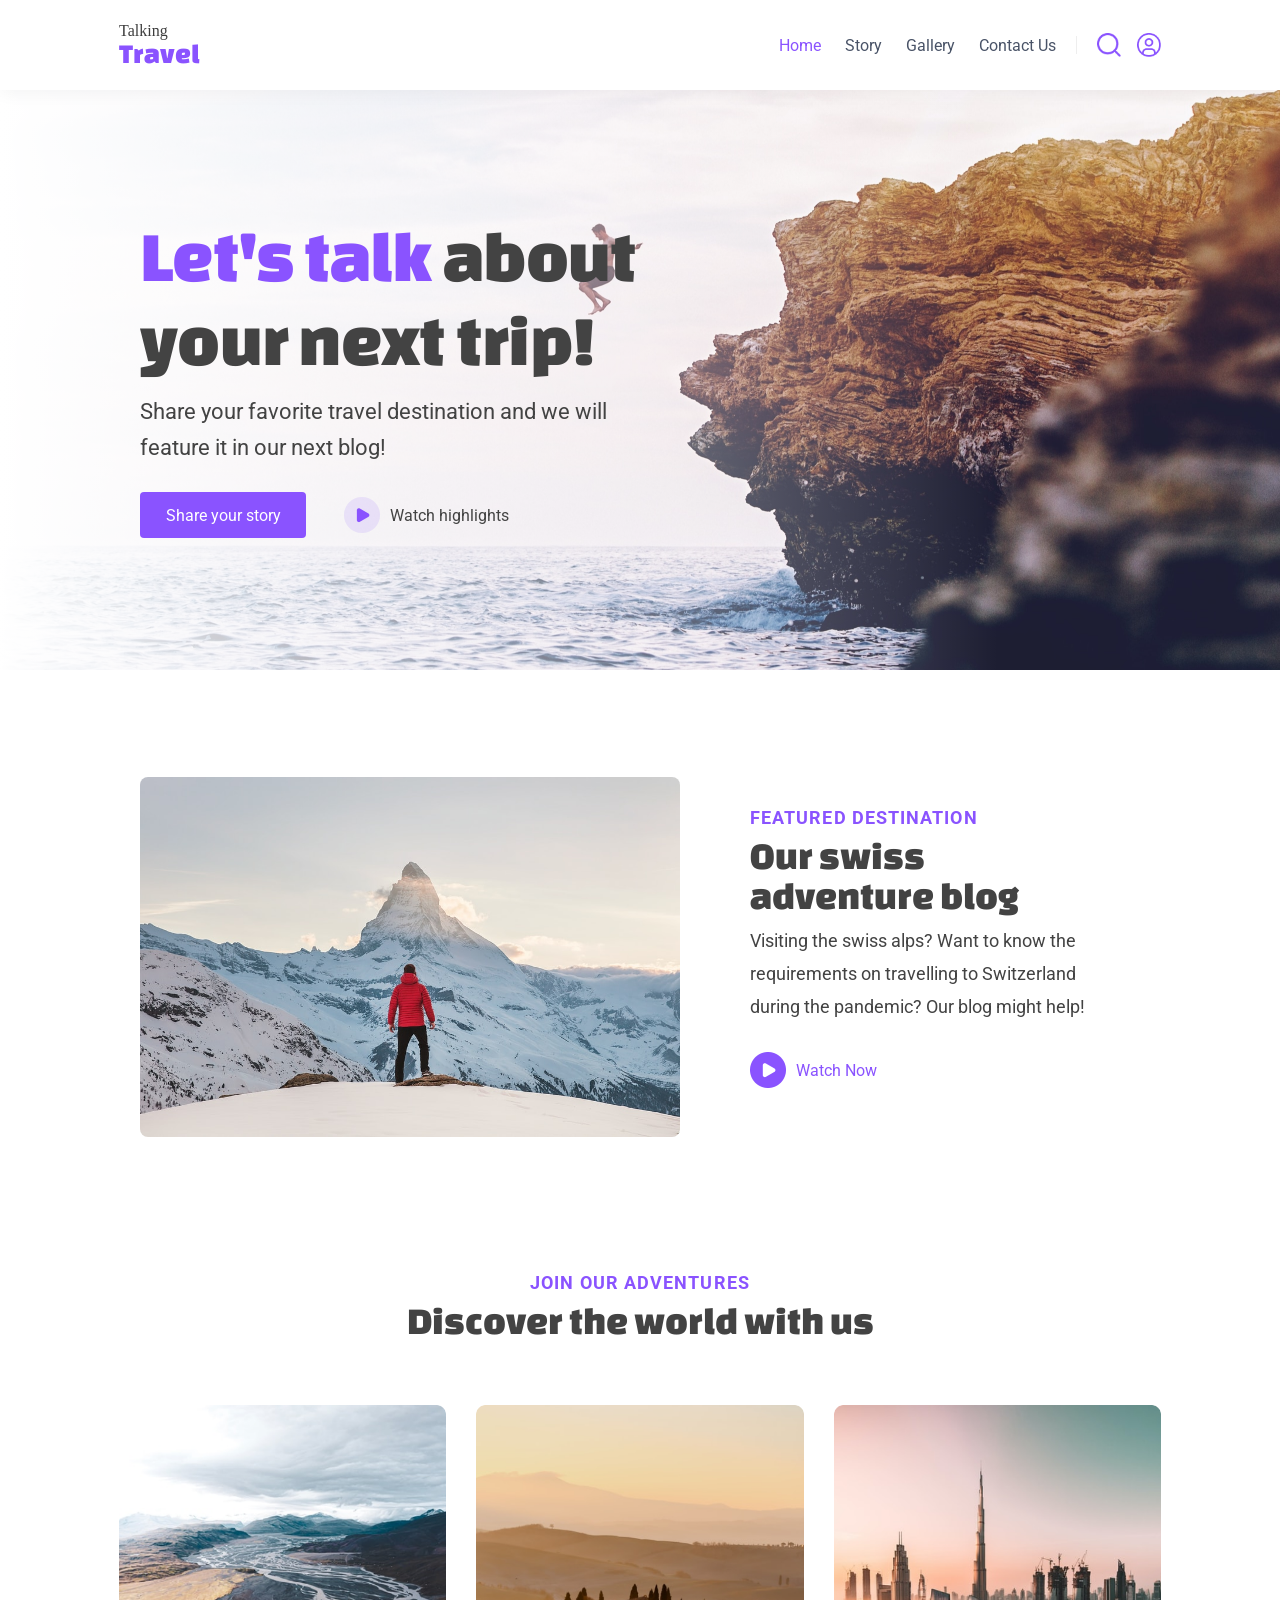
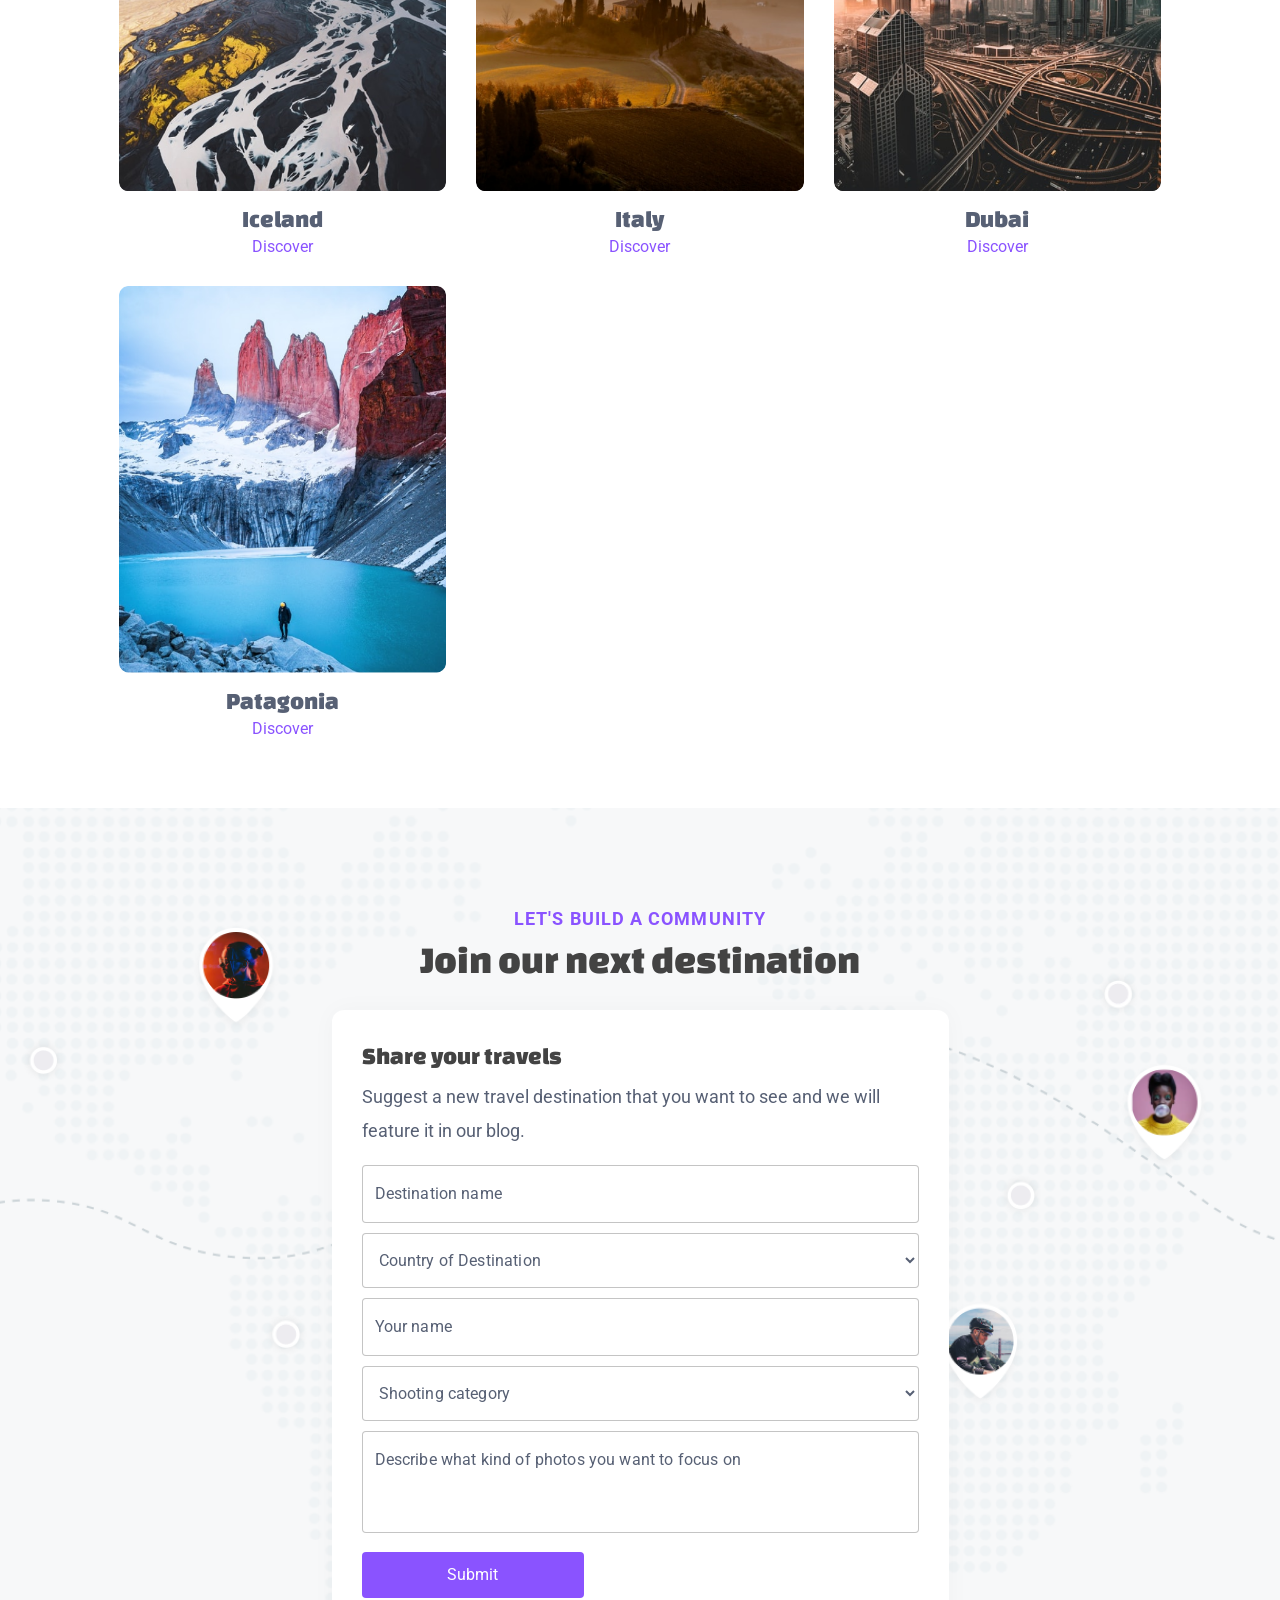
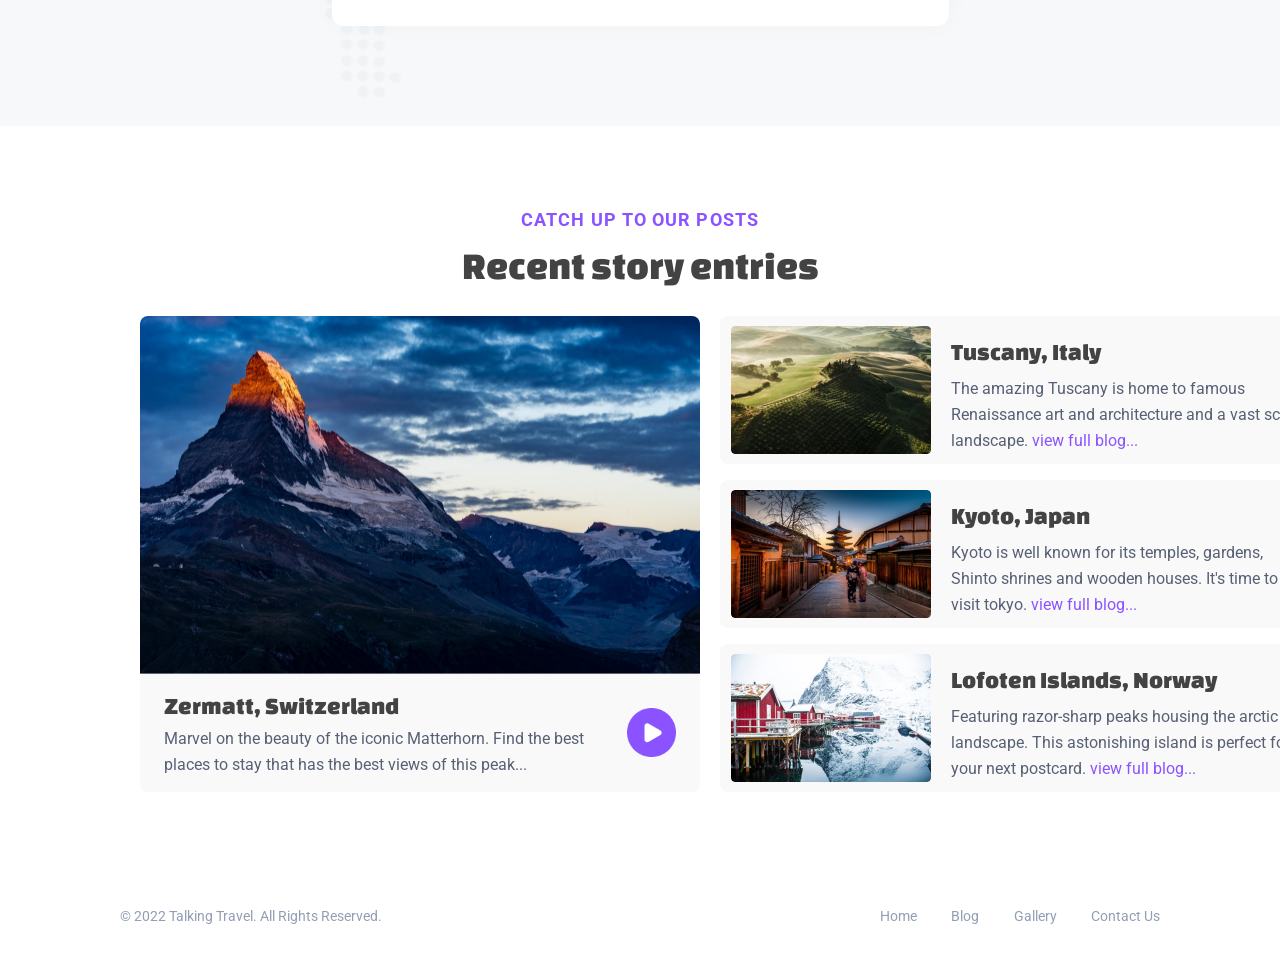
<file: index.html>
<!DOCTYPE html>
<html lang="ru">

    <head>
        <meta charset="utf-8">
        <meta name="viewport" content="width=device-width, initial-scale=1">
        <title>Talking Travel - сообщество путешественников</title>

        <link rel="preconnect" href="https://fonts.googleapis.com">
        <link rel="preconnect" href="https://fonts.gstatic.com" crossorigin>
        <link
            href="https://fonts.googleapis.com/css2?family=Changa+One:ital@0;1&family=Roboto:ital,wght@0,100..900;1,100..900&display=swap"
            rel="stylesheet">

        <link rel="stylesheet" href="./css/style.css">
    </head>

    <body>
        <!-- Хедер с отступами -->
        <header class="header">
            <!-- Логотип -->
            <a class="logo" href="./index.html">
                <span class="logo-top">Talking</span>
                <span class="logo-bottom">Travel</span>
            </a>

            <!-- Правая часть -->
            <div class="right-side">

                <!-- Меню -->
                <nav class="nav">
                    <a href="#" class="active">Home</a>
                    <a href="./story.html">Story</a>
                    <a href="#">Gallery</a>
                    <a href="#">Contact Us</a>
                </nav>

                <!-- Линия -->
                <div class="separator"></div>

                <!-- Иконки -->
                <div class="icons">
                    <img class="icon" src="img/Лупа.png">
                    <img class="icon" src="img/Профиль.png">
                </div>

            </div>
        </header>

        <section class="hero">
            <div class="hero-block">
                <h1 class="hero__title">
                    <span class="hero__title-accent">Let's talk</span> about<br>
                    your next trip!
                </h1>
                <p class="hero__description">Share your favorite travel destination and we will<br>
                    feature it in our next blog!</p>
                <div class="hero__actions">
                    <a class="button button--primary" href="#share">
                        Share your story</a>
                    <a class="button button--secondary" href="#video">
                        <img class="icon--video" src="img/Видео.png">
                        Watch highlights
                    </a>
                </div>
            </div>
        </section>

        <section class="featured">
            <div class="featured__inner">
                <div class="featured__media">
                    <img class="featured__image" src="./img/блог2.jpg" alt="Путешественник в горах">
                </div>

                <div class="featured__content">
                    <div class="featured__text">
                        <p class="eyebrow featured__eyebrow">FEATURED DESTINATION</p>
                        <h2 class="title featured__title">Our swiss adventure blog</h2>
                        <p class="featured__description">Visiting the swiss alps? Want to know the requirements on
                            travelling to Switzerland during the pandemic? Our blog might help!</p>
                    </div>

                    <div class="featured__button">
                        <a class="button button--icon" href="#watch">
                            <img class="featured__video" src="img/Video2.png"> Watch Now
                        </a>
                    </div>
                </div>
            </div>
        </section>

        <section class="discover">
            <div class="discover__inner">
                <div class="discover_header">
                    <p class="eyebrow discover__eyebrow">JOIN OUR ADVENTURES</p>
                    <h2 class="title featured__title">Discover the world with us</h2>
                </div>

                <ul class="discover__grid">
                    <li>
                        <article class="country-card">
                            <img class="country-card__image" src="./img/Iceland.png" alt="Пейзаж Исландии">
                            <h3 class="country-card__title">Iceland</h3>
                            <a class="country-card__link" href="#a">Discover</a>
                        </article>
                    </li>

                    <li>
                        <article class="country-card">
                            <img class="country-card__image" src="./img/Italy.png" alt="Пейзаж Италии">
                            <h3 class="country-card__title">Italy</h3>
                            <a class="country-card__link" href="#a">Discover</a>
                        </article>
                    </li>

                    <li>
                        <article class="country-card">
                            <img class="country-card__image" src="./img/Dubai.png" alt="Город Дубай">
                            <h3 class="country-card__title">Dubai</h3>
                            <a class="country-card__link" href="#a">Discover</a>
                        </article>
                    </li>

                    <li>
                        <article class="country-card">
                            <img class="country-card__image" src="./img/Patagonia.png" alt="Горы Патагонии">
                            <h3 class="country-card__title">Patagonia</h3>
                            <a class="country-card__link" href="#a">Discover</a>
                        </article>
                    </li>
                </ul>
            </div>
        </section>

        <section class="share">
            <div class="share__header">
                <p class="eyebrow share__eyebrow">LET'S BUILD A COMMUNITY</p>
                <h2 class="title share__title">Join our next destination</h2>
            </div>

            <div class="share__card">
                <h3 class="share__card-title">Share your travels</h3>
                <p class="share__card-text">Suggest a new travel destination that you want to see and we will feature it in
                    our blog.</p>

                <div class="share__form">
                    <label class="share__field">
                        <span class="visually-hidden">Destination name</span>
                        <input type="text" name="destination" placeholder="Destination name">
                    </label>

                    <label class="share__field">
                        <span class="visually-hidden">Country of Destination</span>
                        <select name="country">
                            <option value="">Country of Destination</option>
                            <option value="switzerland">Switzerland</option>
                            <option value="iceland">Iceland</option>
                            <option value="italy">Italy</option>
                        </select>
                    </label>

                    <label class="share__field">
                        <span class="visually-hidden">Your name</span>
                        <input type="text" name="name" placeholder="Your name">
                    </label>

                    <label class="share__field">
                        <span class="visually-hidden">Shooting category</span>
                        <select name="category">
                            <option value="">Shooting category</option>
                            <option value="landscape">Landscape</option>
                            <option value="portrait">Portrait</option>
                            <option value="city">City</option>
                        </select>
                    </label>

                    <label class="share__field">
                        <span class="visually-hidden">Description</span>
                        <textarea name="description"
                            placeholder="Describe what kind of photos you want to focus on"></textarea>
                    </label>

                    <button type="submit" class="button button--primary share__submit">Submit</button>
                </div>
            </div>
        </section>

        <section class="recent">
            <div class="recent__header">
                <p class="eyebrow recent__eyebrow">CATCH UP TO OUR POSTS</p>
                <h2 class="title recent__title">Recent story entries</h2>
            </div>

            <div class="recent__inner">
                <!-- Большая карточка слева -->
                <article class="recent__main">
                    <img class="recent__main-image" src="./img/Zermatt.png" alt="Zermatt, Switzerland">

                    <div class="recent__main-content">
                        <div class="recent__main-row">
                            <div class="recent__main-text-block">
                                <h3 class="recent__main-title">Zermatt, Switzerland</h3>
                                <p class="recent__main-text">Marvel on the beauty of the iconic Matterhorn. Find the best
                                    places to stay that has the best views of this peak...</p>
                            </div>
                            <a class="recent__play" href="#watch">
                                <img src="img/Video2.png" alt="Play">
                            </a>
                        </div>
                    </div>
                </article>

                <!-- Три маленькие карточки справа -->
                <div class="recent__list">
                    <article class="recent__item">
                        <img class="recent__item-image" src="./img/Tuscany.png" alt="Tuscany, Italy">
                        <div class="recent__item-content">
                            <h3 class="recent__item-title">Tuscany, Italy</h3>
                            <p class="recent__item-text">The amazing Tuscany is home to famous Renaissance art and
                                architecture and a vast scenic landscape. <a href="#Tuscany" class="recent__link">view full
                                    blog...</a></p>
                        </div>
                    </article>

                    <article class="recent__item">
                        <img class="recent__item-image" src="./img/Kyoto.png" alt="Kyoto, Japan">
                        <div class="recent__item-content">
                            <h3 class="recent__item-title">Kyoto, Japan</h3>
                            <p class="recent__item-text">Kyoto is well known for its temples, gardens, Shinto shrines and
                                wooden houses. It's time to visit tokyo. <a href="#Kyoto" class="recent__link">view full
                                    blog...</a></p>
                        </div>
                    </article>

                    <article class="recent__item">
                        <img class="recent__item-image" src="./img/Lofoten Islands.png" alt="Lofoten Islands, Norway">
                        <div class="recent__item-content">
                            <h3 class="recent__item-title">Lofoten Islands, Norway</h3>
                            <p class="recent__item-text">Featuring razor-sharp peaks housing the arctic landscape. This
                                astonishing island is perfect for your next postcard. <a href="#Lofoten" class="recent__link">view
                                    full blog...</a></p>
                        </div>
                    </article>
                </div>
            </div>
        </section>
    </body>

    <footer class="footer">
        <p class="footer__copyright">© 2022 Talking Travel. All Rights Reserved.</p>

        <nav class="footer__nav">
            <a href="#Home" class="footer__link">Home</a>
            <a href="#Blog" class="footer__link">Blog</a>
            <a href="#Gallery" class="footer__link">Gallery</a>
            <a href="#Contact Us" class="footer__link">Contact Us</a>
        </nav>
    </footer>

</html>
</file>
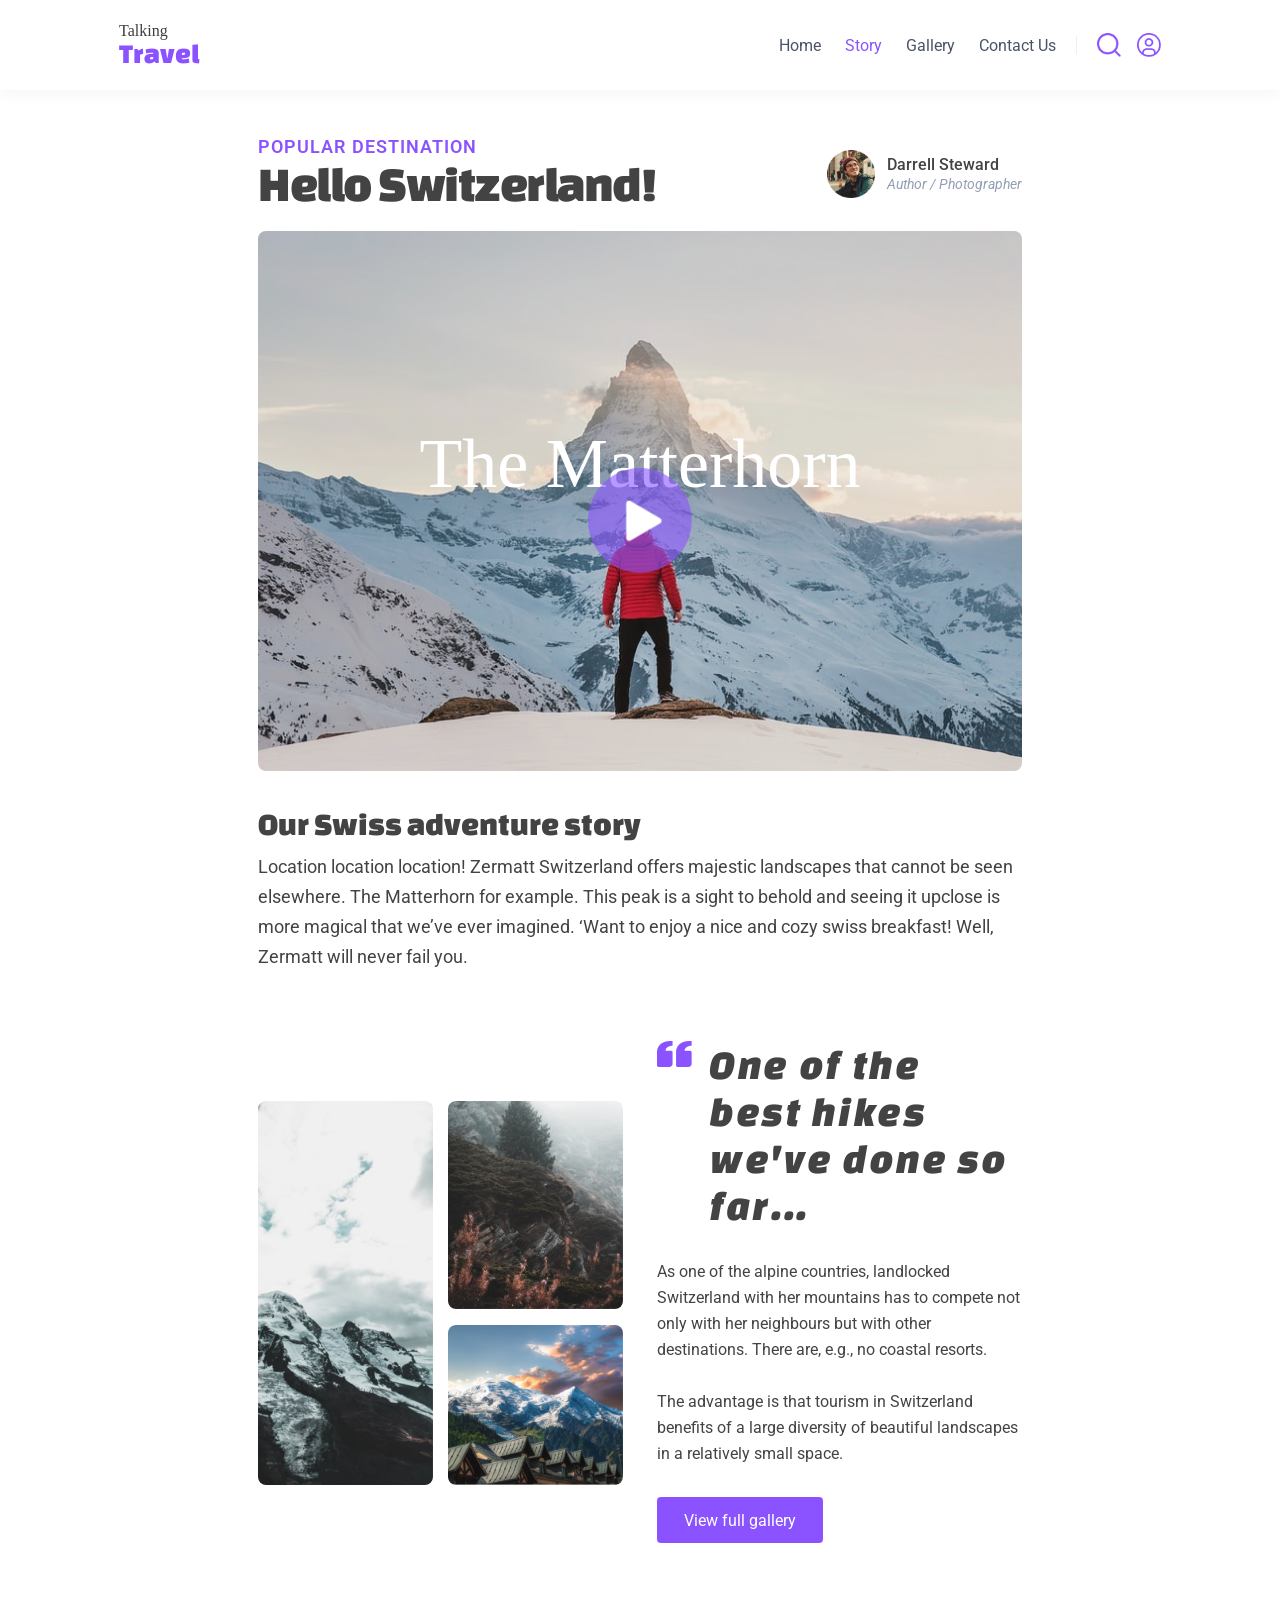
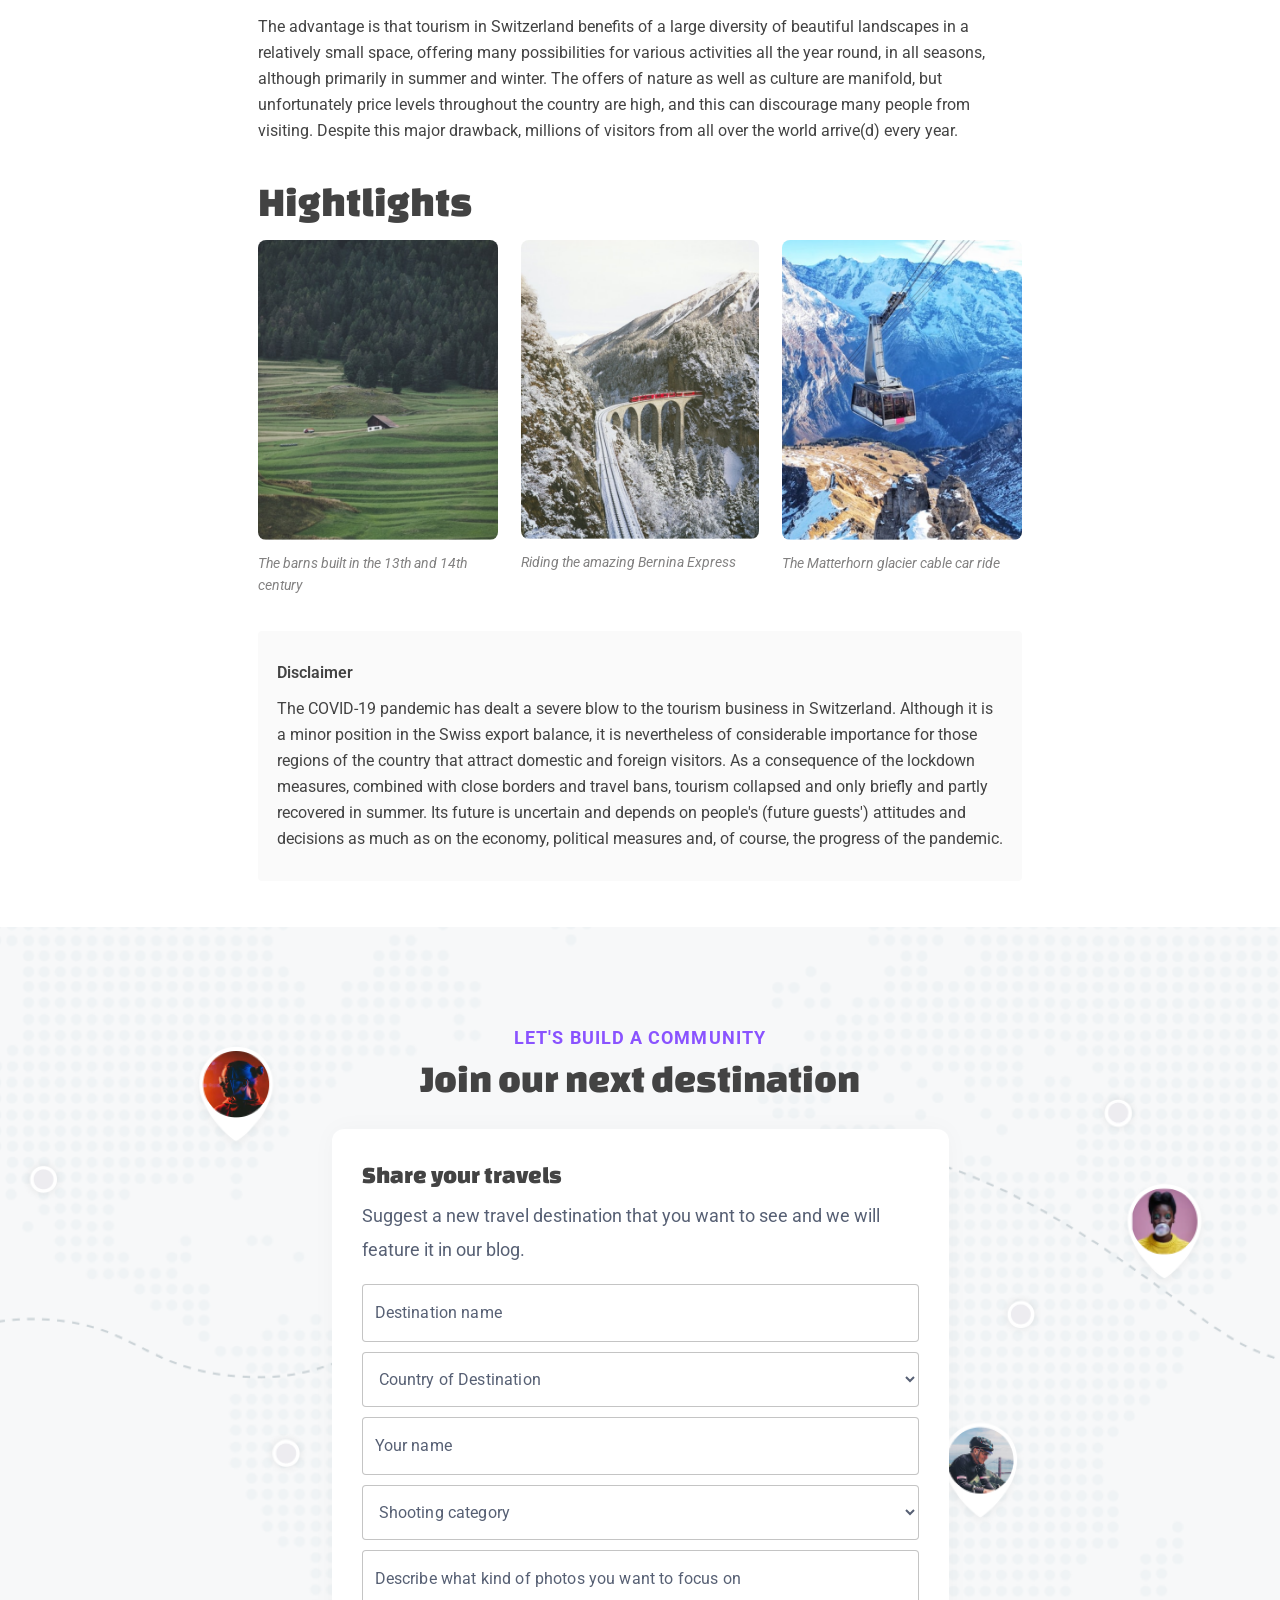
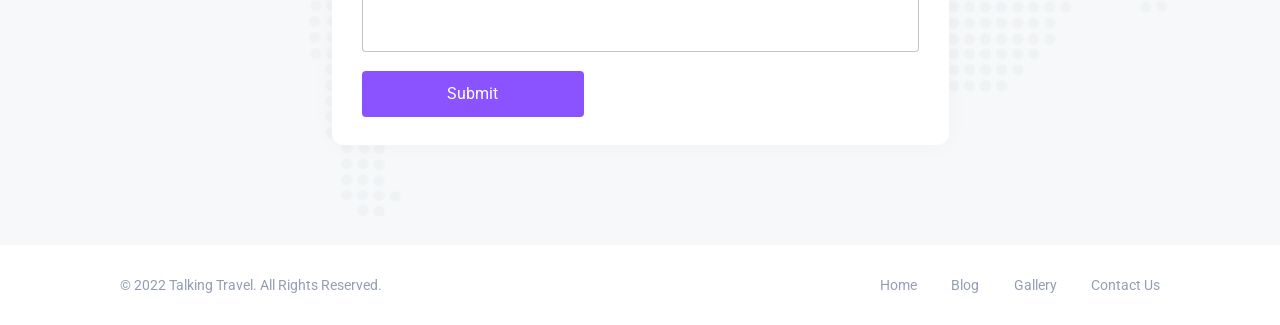
<file: story.html>
<!DOCTYPE html>
<html lang="ru">

<head>
	<meta charset="utf-8">
	<meta name="viewport" content="width=device-width, initial-scale=1">
	<title>Story — Talking Travel</title>
	<link rel="stylesheet" href="./css/style.css">
</head>

<body>
	<header class="header">
		<!-- Логотип -->
		<a class="logo" href="./index.html">
			<span class="logo-top">Talking</span>
			<span class="logo-bottom">Travel</span>
		</a>

		<!-- Правая часть -->
		<div class="right-side">

			<!-- Меню -->
			<nav class="nav">
				<a href="./index.html">Home</a>
				<a href="#" class="active">Story</a>
				<a href="#">Gallery</a>
				<a href="#">Contact Us</a>
			</nav>

			<!-- Линия -->
			<div class="separator"></div>

			<!-- Иконки -->
			<div class="icons">
				<img class="icon" src="img/Лупа.png">
				<img class="icon" src="img/Профиль.png">
			</div>

		</div>
	</header>

	<section class="post">
		<div class="story-block">
			<div class="story">
				<p class="story__eyebrow">POPULAR DESTINATION</p>
				<h2 class="story__title">Hello Switzerland!</h2>
			</div>
			<div class="author">
				<img class="author__img" src="./img/author.png" alt="Автор публикации">
				<div class="author__info">
					<span class="author__name">Darrell Steward</span>
					<span class="author__role">Author / Photographer</span>
				</div>
			</div>
		</div>

		<div class="story-video">
			<div class="video-name">
				<span class="story-name">The Matterhorn</span>
				<img class="video" src="img/Видео3.png" alt="">
			</div>
		</div>

		<div class="story-text">
			<div class="text-block">
				<h2 class="text-title">Our Swiss adventure story</h2>
				<p class="text-body">Location location location! Zermatt Switzerland offers majestic landscapes that
					cannot be seen elsewhere. The Matterhorn for example. This peak is a sight to behold and seeing it
					upclose is more magical that we’ve ever imagined. ‘Want to enjoy a nice and cozy swiss breakfast!
					Well, Zermatt will never fail you.</p>
			</div>
		</div>

		<div class="hike">

			<!-- Левая часть: сетка картинок -->
			<div class="hike__gallery">
				<a href="#hike-img-1" class="hike__item hike__item--large">
					<img class="hike__image" src="img/Callout Swiss Winter Image.png" alt="Массивный горный склон">
				</a>
				<a href="#hike-img-2" class="hike__item hike__item--top">
					<img class="hike__image" src="img/Callout Switzerland Mountains Pop-up.png"
						alt="Склон холма в тумане">
				</a>
				<a href="#hike-img-3" class="hike__item hike__item--bottom">
					<img class="hike__image" src="img/Callout Switzerland sunset image.png"
						alt="Дома на фоне заснеженных пиков">
				</a>
			</div>

			<!-- Модалки -->
			<div id="hike-img-1" class="lightbox">
				<a href="#hike" class="lightbox__close" aria-label="Закрыть">×</a>
				<img src="img/Callout Swiss Winter Image.png" alt="Массивный горный склон">
			</div>

			<div id="hike-img-2" class="lightbox">
				<a href="#hike" class="lightbox__close" aria-label="Закрыть">×</a>
				<img src="img/Callout Switzerland Mountains Pop-up.png" alt="Склон холма в тумане">
			</div>

			<div id="hike-img-3" class="lightbox">
				<a href="#hike" class="lightbox__close" aria-label="Закрыть">×</a>
				<img src="img/Callout Switzerland sunset image.png" alt="Дома на фоне заснеженных пиков">
			</div>

			<!-- Правая часть: цитата и текст -->
			<div class="hike__content">
				<blockquote class="hike__quote">
					<img class="hike__quote-icon" src="./img/Кавычки.png" alt="" width="35" height="26">
					<p class="hike__quote-text">One of the best hikes we've done so far...</p>
				</blockquote>

				<div class="hike__text">
					<p>As one of the alpine countries, landlocked Switzerland with her mountains has to compete not only
						with her neighbours but with other destinations. There are, e.g., no coastal resorts.<br><br>
						The advantage is that tourism in Switzerland benefits of a large diversity of beautiful
						landscapes in a relatively small space.
					</p>
				</div>

				<a class="button button--primary hike__button" href="#gallery">View full gallery</a>
			</div>

		</div>

		<div class="text">
			<p>The advantage is that tourism in Switzerland benefits of a large diversity of beautiful landscapes in a
				relatively small space, offering many possibilities for various activities all the year round, in all
				seasons, although primarily in summer and winter. The offers of nature as well as culture are manifold,
				but unfortunately price levels throughout the country are high, and this can discourage many people from
				visiting. Despite this major drawback, millions of visitors from all over the world arrive(d) every
				year.</p>
		</div>


		<div class="gallery" aria-labelledby="gallery-title">
			<h2 id="gallery-title" class="gallery__title">Hightlights</h2>

			<ul class="gallery__grid">
				<li class="gallery__item">
					<img class="gallery__image" src="./img/Hightlights1.png" alt="Дом среди зелёных полей">
					<p class="gallery__caption">The barns built in the 13th and 14th century</p>
				</li>

				<li class="gallery__item">
					<img class="gallery__image" src="./img/Hightlights2.png" alt="Поезд на виадуке в горах">
					<p class="gallery__caption">Riding the amazing Bernina Express</p>
				</li>

				<li class="gallery__item">
					<img class="gallery__image" src="./img/Hightlights3.png" alt="Канатная дорога над ледником">
					<p class="gallery__caption">The Matterhorn glacier cable car ride</p>
				</li>
			</ul>
		</div>

		<div class="disclaimer">
			<h3 class="disclaimer__title">Disclaimer</h3>
			<p class="disclaimer__text">
				The COVID-19 pandemic has dealt a severe blow to the tourism business in Switzerland. Although it is a
				minor position in the Swiss export balance, it is nevertheless of considerable importance for those
				regions of the country that attract domestic and foreign visitors. As a consequence of the lockdown
				measures, combined with close borders and travel bans, tourism collapsed and only briefly and partly
				recovered in summer. Its future is uncertain and depends on people's (future guests') attitudes and
				decisions as much as on the economy, political measures and, of course, the progress of the pandemic.
			</p>
		</div>
	</section>

	<section class="share">
		<div class="share__header">
			<p class="eyebrow share__eyebrow">LET'S BUILD A COMMUNITY</p>
			<h2 class="title share__title">Join our next destination</h2>
		</div>

		<div class="share__card">
			<h3 class="share__card-title">Share your travels</h3>
			<p class="share__card-text">Suggest a new travel destination that you want to see and we will feature it in
				our blog.</p>

			<div class="share__form">
				<label class="share__field">
					<span class="visually-hidden">Destination name</span>
					<input type="text" name="destination" placeholder="Destination name">
				</label>

				<label class="share__field">
					<span class="visually-hidden">Country of Destination</span>
					<select name="country">
						<option value="">Country of Destination</option>
						<option value="switzerland">Switzerland</option>
						<option value="iceland">Iceland</option>
						<option value="italy">Italy</option>
					</select>
				</label>

				<label class="share__field">
					<span class="visually-hidden">Your name</span>
					<input type="text" name="name" placeholder="Your name">
				</label>

				<label class="share__field">
					<span class="visually-hidden">Shooting category</span>
					<select name="category">
						<option value="">Shooting category</option>
						<option value="landscape">Landscape</option>
						<option value="portrait">Portrait</option>
						<option value="city">City</option>
					</select>
				</label>

				<label class="share__field">
					<span class="visually-hidden">Description</span>
					<textarea name="description"
						placeholder="Describe what kind of photos you want to focus on"></textarea>
				</label>

				<button type="submit" class="button button--primary share__submit">Submit</button>
			</div>
		</div>
	</section>
</body>

<footer class="footer">
	<p class="footer__copyright">© 2022 Talking Travel. All Rights Reserved.</p>

	<nav class="footer__nav">
		<a href="#Home" class="footer__link">Home</a>
		<a href="#Blog" class="footer__link">Blog</a>
		<a href="#Gallery" class="footer__link">Gallery</a>
		<a href="#Contact Us" class="footer__link">Contact Us</a>
	</nav>
</footer>

</html>
</file>
<file: css/style.css>
/* ШРИФТЫ (подключение Google Fonts через CSS)*/
@import url('https://fonts.googleapis.com/css2?family=Changa+One:ital@0;1&family=Roboto:ital,wght@0,100..900;1,100..900&display=swap');

/* ЦВЕТА И ШРИФТЫ */
:root {
	/* Цвета */
	--color-accent:       #8A53FF;
	--color-text:         #434343;
	--color-text-muted:   #576074;
	--color-text-soft:    #939EB4;
	--color-text-italic:  #828181;
	--color-nav:          #495367;
	--color-logo-top:     #3E3E3E;
	--color-white:        #FFFFFF;
	--color-surface:      #FFFFFF;
	--color-surface-alt:  #F9F9F9;
	--color-surface-soft: #FAFAFA;
	--color-page-bg:      #F4F4F4;
	--color-border:       #EEEEEE;
	--color-border-input: rgba(0, 0, 0, 0.23);

	/* Шрифты */
	--font-display:   'Changa One', sans-serif;
	--font-body:      'Roboto', Arial, sans-serif;
	--font-signature: 'Black Signature PERSONAL USE ONLY', cursive;
}

/* Сброс */
* {
	margin: 0;
	padding: 0;
	box-sizing: border-box;
}

body {
	font-family: var(--font-body);
	background-color: var(--color-page-bg);
	color: var(--color-text);
}

/*Хедер*/
.header {
	position: relative;
	z-index: 10;

	width: auto;

	height: 90px;
	background-color: var(--color-surface);

	display: flex;
	justify-content: space-between;
	align-items: center;

	padding-left: 119px;
	padding-right: 119px;

	box-shadow: 0 4px 16px rgba(0, 0, 0, 0.04);
}

/*Логотип*/
.logo {
	display: flex;
	flex-direction: column;
	line-height: 1;
	cursor: pointer;
	text-decoration: none;
	color: var(--color-text);
}

.logo-top {
	font-family: var(--font-signature);
	font-size: 16px;
	color: var(--color-logo-top);
}

.logo-bottom {
	font-family: var(--font-display);
	font-size: 28px;
	font-weight: 400;
	color: var(--color-accent);
}

/*Правая часть*/
.right-side {
	display: flex;
	align-items: center;
	gap: 20px;
}

/*Меню*/
.nav {
	font-family: var(--font-body);
	display: flex;
	gap: 24px;
}

.nav a:hover {
	color: var(--color-accent);
}

.nav a {
	text-decoration: none;
	color: var(--color-nav);
	font-size: 16px;
}

.nav a.active {
	color: var(--color-accent);
}

/*Разделитель*/
.separator {
	width: 1px;
	height: 18.53px;
	background-color: var(--color-border);
}

/* --- Иконки --- */
.icons {
	display: flex;
	align-items: center;
	gap: 16px;
}

.icon {
	width: 24px;
	height: 24px;
	cursor: pointer;
	object-fit: contain;
}

.hero {
	display: flex;
	align-items: flex-start;

	padding-left: 140px;
	padding-top: 124px;

	width: 100%;
	height: 580px;

	background-image: linear-gradient(to right,
			rgba(255, 255, 255, 1) 0%,
			rgba(255, 255, 255, 0) 78%),
		url('../img/Фон.png');

	background-repeat: no-repeat;
	background-size: cover;
	background-position: center;
}

.hero__title {
	font-family: var(--font-display);
	font-size: 73px;
	font-weight: 400;
	line-height: 84px;
	letter-spacing: -0.01em;
	color: var(--color-text);
}

.hero__title-accent {
	color: var(--color-accent);
}

.hero__description {
	font-family: var(--font-body);
	font-size: 22px;
	font-weight: 400;
	line-height: 36px;
	color: var(--color-text);
	padding-top: 12px;
}

.hero__actions {
	display: flex;
	gap: 14px;
	align-items: center;
	padding-top: 26px;
}

.button {
	display: inline-flex;
	align-items: center;
	justify-content: center;
	gap: 10px;
	height: 46px;
	border-radius: 4px;
	font-family: var(--font-body);
	font-size: 16px;
	font-weight: 400;
	text-decoration: none;
	cursor: pointer;
	border: none;
}

.button--primary {
	background: var(--color-accent);
	width: 166px;
	height: 46px;
	color: var(--color-white);
}

.hero__actions--secondary {
	display: inline-flex;
}

.icon--video {
	width: 36px;
	height: 36px;
	cursor: pointer;
	object-fit: contain;
}

.button--secondary {
	padding-left: 24px;
	color: var(--color-text);
}

.featured {
	background-color: var(--color-surface);
	padding: 107px 140px;
}

.featured__inner {
	display: flex;
}

.featured__media {
	padding-right: 40px;
}

.featured__image {
	width: 540px;
	height: 338px;
	height: auto;
	border-radius: 8px;
}

.featured__content {
	width: 580px;
	height: 292px;
}

.featured__text {
	padding-top: 30px;
	padding-left: 30px;
	padding-right: 30px;
}

.eyebrow {
	font-family: var(--font-body);
	font-size: 18px;
	font-weight: 700;
	letter-spacing: 1.08px;
	color: var(--color-accent);
	margin-bottom: 8px;
}

.title {
	font-family: var(--font-display);
	font-size: 39px;
	font-weight: 400;
	color: var(--color-text);
	margin-bottom: 8px;
}

.featured__title {
	line-height: 36px;
}

.featured__description {
	font-family: var(--font-body);
	font-size: 18px;
	font-weight: 400;
	line-height: 33px;
	color: var(--color-text);
}

.button--icon {
	color: var(--color-accent);
	margin-top: 24px;
	margin-left: 30px;
}

.featured__video {
	width: 36px;
	height: 36px;
	cursor: pointer;
	object-fit: contain;
	color: var(--color-accent);
}

.discover {
	background-color: var(--color-surface);
	padding: 24px 119px 70px;
	width: 100%;
	margin: 0 auto;
}

.discover_header {
	text-align: center;
	margin-bottom: 48px;
}

.featured__title {
	line-height: 40px;
}

.country-card {
	text-align: center;
}

.country-card__image {
	width: 100%;
	aspect-ratio: 268.5 / 317;
	object-fit: cover;
	border-radius: 8px;
	display: block;
}

.country-card__title {
	font-family: var(--font-display);
	font-size: 24px;
	font-weight: 400;
	line-height: 36px;
	color: var(--color-text-muted);
	margin-top: 10px;
}

.country-card__link {
	font-family: var(--font-body);
	font-size: 16px;
	color: var(--color-accent);
	display: inline-block;
	text-decoration: none;
}

.discover__grid {
	display: grid;
	grid-template-columns: repeat(auto-fit, minmax(260px, 1fr));
	gap: 30px;
	list-style: none;
	padding-top: 16px;
	margin: 0;
}

.share {
	width: 100%;
	padding-top: 100px;
	padding-bottom: 100px;

	background-image: url('../img/share.png');
	background-repeat: no-repeat;
	background-size: cover;
	background-position: center;

	display: flex;
	flex-direction: column;
	align-items: center;
}

.share__header {
	text-align: center;
	margin-bottom: 30px;
}

.share__eyebrow {
	margin-bottom: 10px;
}

.share__title {
	margin: 0;
}

/*Белая карточка*/
.share__card {
	background-color: var(--color-surface);
	width: 617px;
	height: auto;

	border-radius: 12px;
	padding: 28px 30px;
	display: flex;
	flex-direction: column;
	box-shadow: 0 0 24px rgba(0, 0, 0, 0.03);
}

.share__card-title {
	font-family: var(--font-display);
	font-size: 24px;
	font-weight: 400;
	color: var(--color-text);
	line-height: 36px;
	margin-bottom: 6px;
}

.share__card-text {
	font-family: var(--font-body);
	font-size: 18px;
	color: var(--color-text-muted);
	line-height: 34px;
	margin-bottom: 17px;
}

/* --- Форма --- */
.share__form {
	display: flex;
	flex-direction: column;
	gap: 10px;
}

.share__field {
	width: 100%;
}

/* Стили для всех полей ввода (input, select, textarea) */
.share__field input,
.share__field select,
.share__field textarea {
	width: 100%;
	padding: 16px 12px;
	border: 1px solid var(--color-border-input);
	border-radius: 4px;
	font-family: var(--font-body);
	font-size: 16px;
	font-weight: 400;
	line-height: 24px;
	letter-spacing: 0.15px;
	color: var(--color-text-muted);
	background-color: var(--color-surface);
	outline: none;
}

.share__field input::placeholder,
.share__field textarea::placeholder {
	color: var(--color-text-muted);
}

.share__field input:focus,
.share__field select:focus,
.share__field textarea:focus {
	border-color: var(--color-accent);
}

.share__field textarea {
	min-height: 102px;
	resize: none;
}

.share__submit {
	margin-top: 5px;
	width: 222px;
	height: 46px;
	font-size: 16px;
	font-weight: 400;
	border-radius: 4px;
}

.visually-hidden {
	position: absolute;
	width: 1px;
	height: 1px;
	margin: -1px;
	overflow: hidden;
	border: 0;
}

.recent {
	background-color: var(--color-surface);
	padding: 83px 120px;
	min-height: 750px;
	width: 100%;
}

.recent__header {
	text-align: center;
	margin-bottom: 30px;
}

.recent__eyebrow {
	margin-bottom: 15px;
}

.recent__title {
	margin: 0;
}

/* --- Сетка: большая карточка + список --- */
.recent__inner {
	display: flex;
}

/* --- Большая карточка слева --- */
.recent__main {
	width: 600px;
	flex-shrink: 0;


	display: flex;
	flex-direction: column;
}

.recent__main-image {
	width: 560px;
	height: 358px;
	object-fit: cover;

	margin: 0 20px;

	border-radius: 8px 8px 0 0;
	display: block;
}

.recent__main-row {
	display: flex;
	align-items: center;
	gap: 28px;
}

/* Блок с текстом и кнопкой (560×118) */
.recent__main-content {
	width: 560px;
	margin: 0 20px;

	padding: 14px 24px;

	background-color: var(--color-surface-alt);
	border-radius: 0 0 8px 8px;

	box-sizing: border-box;
}

.recent__main-text-block {
	width: 512px;
	flex: 1;
	display: flex;
	flex-direction: column;
	gap: 2px;
}

.recent__main-title {
	font-family: var(--font-display);
	font-size: 24px;
	font-weight: 400;
	line-height: 36px;
	color: var(--color-text);
}

.recent__main-text {
	font-family: var(--font-body);
	font-size: 16px;
	font-weight: 400;
	line-height: 26px;
	color: var(--color-text-muted);
}

/* Кнопка Play */
.recent__play {
	width: 49px;
	height: 49px;
	flex-shrink: 0;

	display: flex;
	align-items: center;
	justify-content: center;

	text-decoration: none;
}

.recent__play img {
	width: 100%;
	height: 100%;
	object-fit: contain;
}

/* Список маленьких карточек справа */
.recent__list {
	width: 600px;
	height: 476px;
	display: flex;
	flex-direction: column;
	gap: 16px;
	flex: 1;
}

.recent__item {
	display: flex;
	gap: 20px;

	background-color: var(--color-surface-alt);
	border-radius: 8px;

	padding: 10px 11px;

	min-height: 148px;
	box-sizing: border-box;
}

/* Картинка: 200 × 128 */
.recent__item-image {
	width: 200px;
	height: 128px;
	object-fit: cover;
	border-radius: 4px;
	flex-shrink: 0;
}

.recent__item-content {
	width: 358px;
	display: flex;
	flex-direction: column;
	gap: 6px;

	padding: 8px 0px;
	max-width: 358px;
}

.recent__item-title {
	font-family: var(--font-display);
	font-size: 24px;
	font-weight: 400;
	line-height: 36px;
	color: var(--color-text);
}

.recent__item-text {
	font-family: var(--font-body);
	font-size: 16px;
	font-weight: 400;
	line-height: 26px;
	color: var(--color-text-muted);
}

.recent__link {
	color: var(--color-accent);
	text-decoration: none;
}

.recent__link:hover {
	text-decoration: underline;
}

.footer {
	width: 100%;
	min-height: 80px;

	background-color: var(--color-surface);

	padding: 32px 120px;

	/* Раскладываем копирайт и меню по краям */
	display: flex;
	justify-content: space-between;
	align-items: center;

	box-sizing: border-box;
}

/* Копирайт */
.footer__copyright {
	font-family: var(--font-body);
	font-size: 14px;
	font-weight: 400;
	line-height: normal;
	color: var(--color-text-soft);
}

/* Меню в футере */
.footer__nav {
	display: flex;
	gap: 30px;
	width: 280px;
	justify-content: space-between;
}

/* Ссылки в меню */
.footer__link {
	font-family: var(--font-body);
	font-size: 14px;
	font-weight: 400;
	line-height: normal;
	letter-spacing: 0%;
	color: var(--color-text-soft);
	text-decoration: none;
}

.footer__link:hover {
	color: var(--color-accent);
}

.post {
	padding: 46px 258px;
	background-color: var(--color-surface);
}

.story-block {
	display: flex;
	justify-content: space-between;
	align-items: center;
	gap: 20px;
	margin-bottom: 20px;

}

.story__eyebrow {
	font-family: var(--font-body);
	font-size: 18px;
	font-weight: 600;
	line-height: normal;
	color: var(--color-accent);
	text-align: left;
	letter-spacing: 0.06em;
}

.story__title {
	font-family: var(--font-display);
	font-size: 50px;
	font-weight: 400;
	color: var(--color-text);
	text-align: left;
	letter-spacing: -0.03em;
	line-height: 54px;
}

.author {
	display: flex;
	align-items: center;
	gap: 12px;
}

.author__info {
	display: flex;
	flex-direction: column;
	gap: 2px;
}

.author__img {
	width: 48px;
	height: 48px;
	object-fit: cover;
	display: block;
}

.author__name {
	font-family: var(--font-body);
	font-size: 16px;
	font-weight: 500;
	color: var(--color-text);
}

.author__role {
	font-family: var(--font-body);
	font-size: 14px;
	font-style: italic;
	color: var(--color-text-soft);
}

.story-video {
	width: 100%;
	height: 540px;

	background-image: url('../img/The\ Matterhorn.png');
	background-repeat: no-repeat;
	background-size: cover;
	background-position: center;
	display: flex;
	align-items: center;
	justify-content: center;
	border-radius: 8px;
	overflow: hidden;
	margin-bottom: 35px;
}

.video-name {
	display: flex;
	flex-direction: column;
	align-items: center;
}

/* Текст */
.story-name {
	font-family: var(--font-signature);
	font-size: 70px;
	color: var(--color-white);
	line-height: 1;
}

.video {
	width: 105px;
	height: 105px;
	cursor: pointer;
	object-fit: contain;

	margin-top: -31px;
}

.story-text {
	margin-bottom: 35px;
}

.text-block {
	display: flex;
	flex-direction: column;
	gap: 10px;
}

.text-title {
	margin: 0;
	font-family: var(--font-display);
	font-size: 32px;
	font-weight: 400;
	color: var(--color-text);
	text-align: left;
	line-height: 36px;
}

.text-body {
	margin: 0;
	font-family: var(--font-body);
	font-size: 18px;
	font-weight: 400;
	color: var(--color-text);
	text-align: left;
	line-height: 30px;
}

/* === Блок: галерея + цитата === */

.hike {
	display: flex;
	align-items: center;
	margin-bottom: 35px;
}

/* Левая часть: сетка картинок */
.hike__gallery {
	display: grid;
	grid-template-columns: repeat(2, 1fr);
	grid-template-rows: auto auto;
	gap: 16px 15px;
	flex: 1;
}

.hike__item {
	border-radius: 8px;
	overflow: hidden;
}

.hike__item--large {
	grid-row: 1 / span 2;
}

.hike__image {
	width: 100%;
	height: 100%;
	object-fit: cover;
	display: block;
}

/* Правая часть: контент */
.hike__content {
	flex: 1;
	display: flex;
	flex-direction: column;
	align-items: flex-start;
	padding: 34px 0px 36px 34px;
}

/* Цитата */
.hike__quote {
	display: flex;
	flex-direction: row;
	align-items: flex-start;
	gap: 17px;
	margin: 0 0 30px 0;
}

.hike__quote-icon {
	display: block;
	width: 35px;
	height: 26px;
	margin-bottom: 12px;
	display: block;
}

.hike__quote-text {
	margin: 0;
	font-family: var(--font-display);
	font-size: 42px;
	font-style: italic;
	color: var(--color-text);
	text-align: left;
	line-height: 47px;
	letter-spacing: 0.04em;
}

/* Абзацы текста */
.hike__text {
	display: flex;
	flex-direction: column;
	margin-bottom: 30px;
}

.hike__text p {
	margin: 0;
	font-family: var(--font-body);
	font-size: 16px;
	line-height: 26px;
	color: var(--color-text);
}

.lightbox {
	display: none;
	position: fixed;
	top: 0;
	left: 0;
	width: 100%;
	height: 100%;
	background: rgba(0, 0, 0, 0.9);
	z-index: 1000;
	align-items: center;
	justify-content: center;
}

.lightbox:target {
	display: flex;
}

.lightbox img {
	max-width: 90%;
	max-height: 90vh;
	object-fit: contain;
	border-radius: 8px;
}

.lightbox__close {
	position: absolute;
	top: 20px;
	right: 30px;
	font-size: 40px;
	color: var(--color-white);
	text-decoration: none;
	line-height: 1;
}

.text {
	font-family: var(--font-body);
	font-size: 16px;
	line-height: 26px;
	color: var(--color-text);
	margin-bottom: 35px;
}

.gallery {
	padding-bottom: 35px;
}

.gallery__title {
	font-family: var(--font-display);
	font-size: 42px;
	font-weight: 400;
	color: var(--color-text);
	line-height: 1.1;
	margin: 0 0 15px 0;
}

.gallery__grid {
	display: grid;
	grid-template-columns: repeat(3, 1fr);
	list-style: none;
	padding: 0;
	margin: 0;
}

.gallery__item {
	display: flex;
	flex-direction: column;
	gap: 12px;
}

.gallery__item:first-child {
	padding-right: 15px;
}

.gallery__item:nth-child(2) {
	padding-left: 8px;
	padding-right: 8px;
}

.gallery__item:last-child {
	padding-left: 15px;
}

.gallery__image {
	width: 100%;
	aspect-ratio: 4 / 5;
	object-fit: cover;
	border-radius: 8px;
	display: block;
	cursor: pointer;
}

.gallery__caption {
	margin: 0;
	font-family: var(--font-body);
	font-size: 14px;
	font-style: italic;
	color: var(--color-text-italic);
	line-height: 22px;
}

.disclaimer {
	display: flex;
	flex-direction: column;
	gap: 10px;
	padding: 29px 19px;
	background-color: var(--color-surface-soft);
	border-radius: 4px;
}

.disclaimer__title {
	margin: 0;
	font-family: var(--font-body);
	font-size: 16px;
	font-weight: 600;
	line-height: 26px;
	color: var(--color-text);
}

.disclaimer__text {
	margin: 0;
	font-family: var(--font-body);
	font-size: 16px;
	font-weight: 400;
	line-height: 26px;
	color: var(--color-text);
}
</file>
